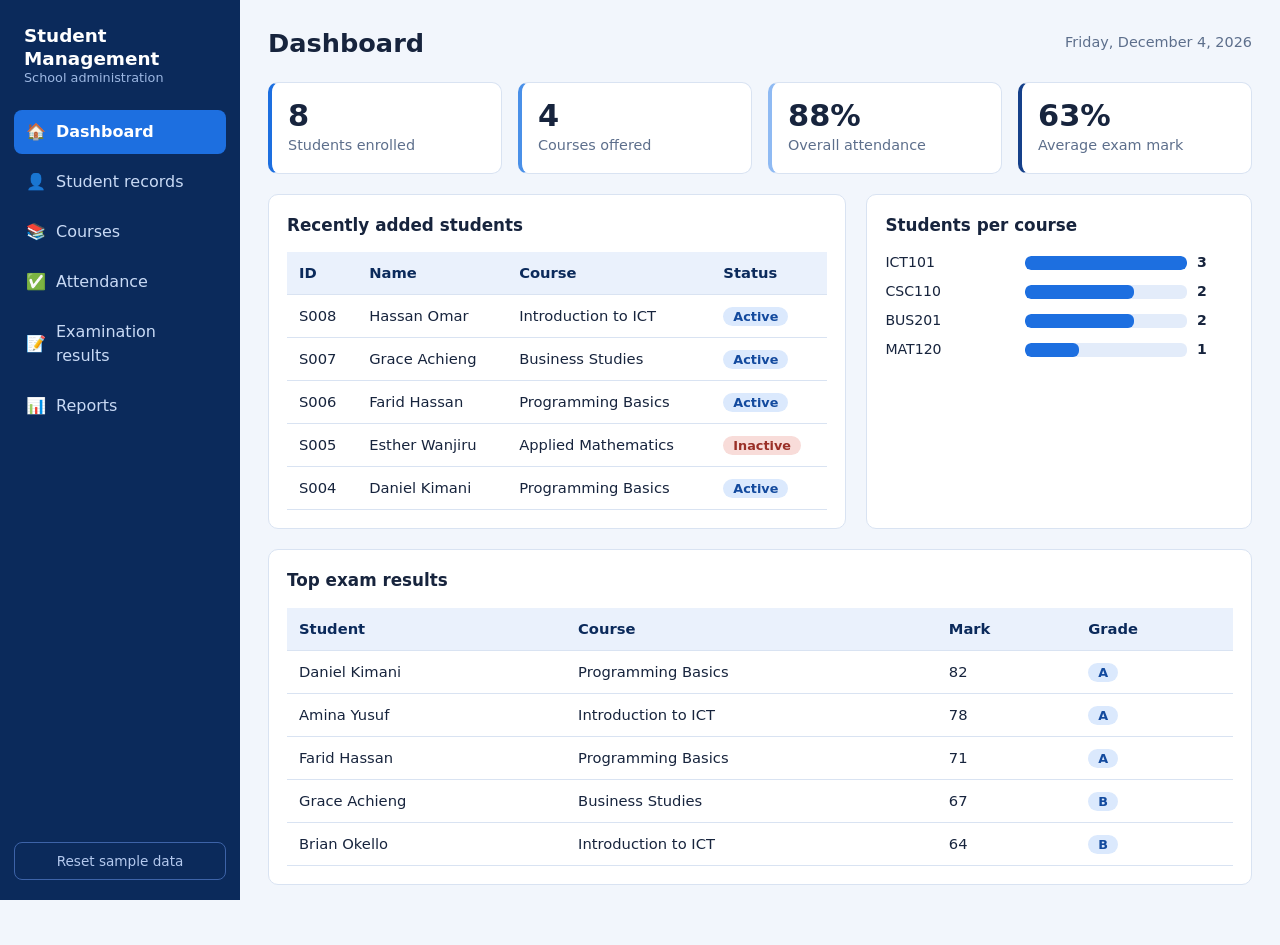
<file: index.html>
<!DOCTYPE html>
<html lang="en">
<head>
<meta charset="UTF-8">
<meta name="viewport" content="width=device-width, initial-scale=1">
<title>Dashboard | Student Management System</title>
<link rel="stylesheet" href="style.css">
</head>
<body data-page="index">
<div class="layout">
<aside class="sidebar" id="sidebar"></aside>
<main class="main">
<header class="top"><button id="menuBtn" aria-label="Open menu">☰</button><h1>Dashboard</h1><span class="date"></span></header>
<section class="cards" id="stats"></section>
<div class="grid2">
<section class="panel"><h2>Recently added students</h2><div class="tw"><table><thead><tr><th>ID</th><th>Name</th><th>Course</th><th>Status</th></tr></thead><tbody id="recent"></tbody></table></div></section>
<section class="panel"><h2>Students per course</h2><div id="bars"></div></section>
</div>
<section class="panel"><h2>Top exam results</h2><div class="tw"><table><thead><tr><th>Student</th><th>Course</th><th>Mark</th><th>Grade</th></tr></thead><tbody id="top"></tbody></table></div></section>
</main>
</div>
<script src="script.js"></script>
</body>
</html>
</file>
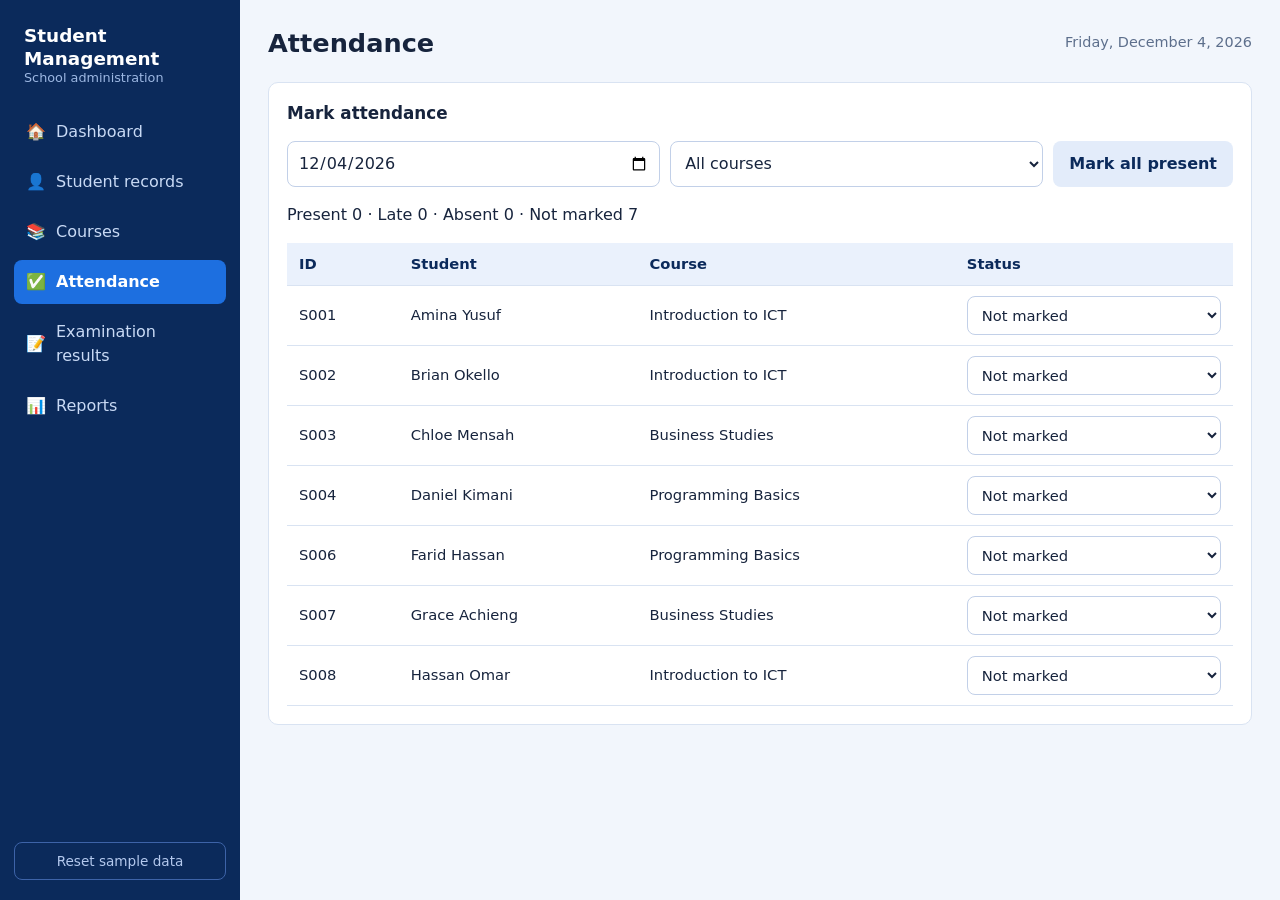
<file: attendance.html>
<!DOCTYPE html>
<html lang="en">
<head>
<meta charset="UTF-8">
<meta name="viewport" content="width=device-width, initial-scale=1">
<title>Attendance | Student Management System</title>
<link rel="stylesheet" href="style.css">
</head>
<body data-page="attendance">
<div class="layout">
<aside class="sidebar" id="sidebar"></aside>
<main class="main">
<header class="top"><button id="menuBtn" aria-label="Open menu">☰</button><h1>Attendance</h1><span class="date"></span></header>
<section class="panel"><h2>Mark attendance</h2>
<div class="tools"><input id="date" type="date" aria-label="Date"><select id="fc" aria-label="Course"></select><button class="btn alt" id="allPresent" type="button">Mark all present</button></div>
<p id="sum"></p><div class="tw"><table><thead><tr><th>ID</th><th>Student</th><th>Course</th><th>Status</th></tr></thead><tbody id="tb"></tbody></table></div></section>
</main>
</div>
<script src="script.js"></script>
</body>
</html>
</file>
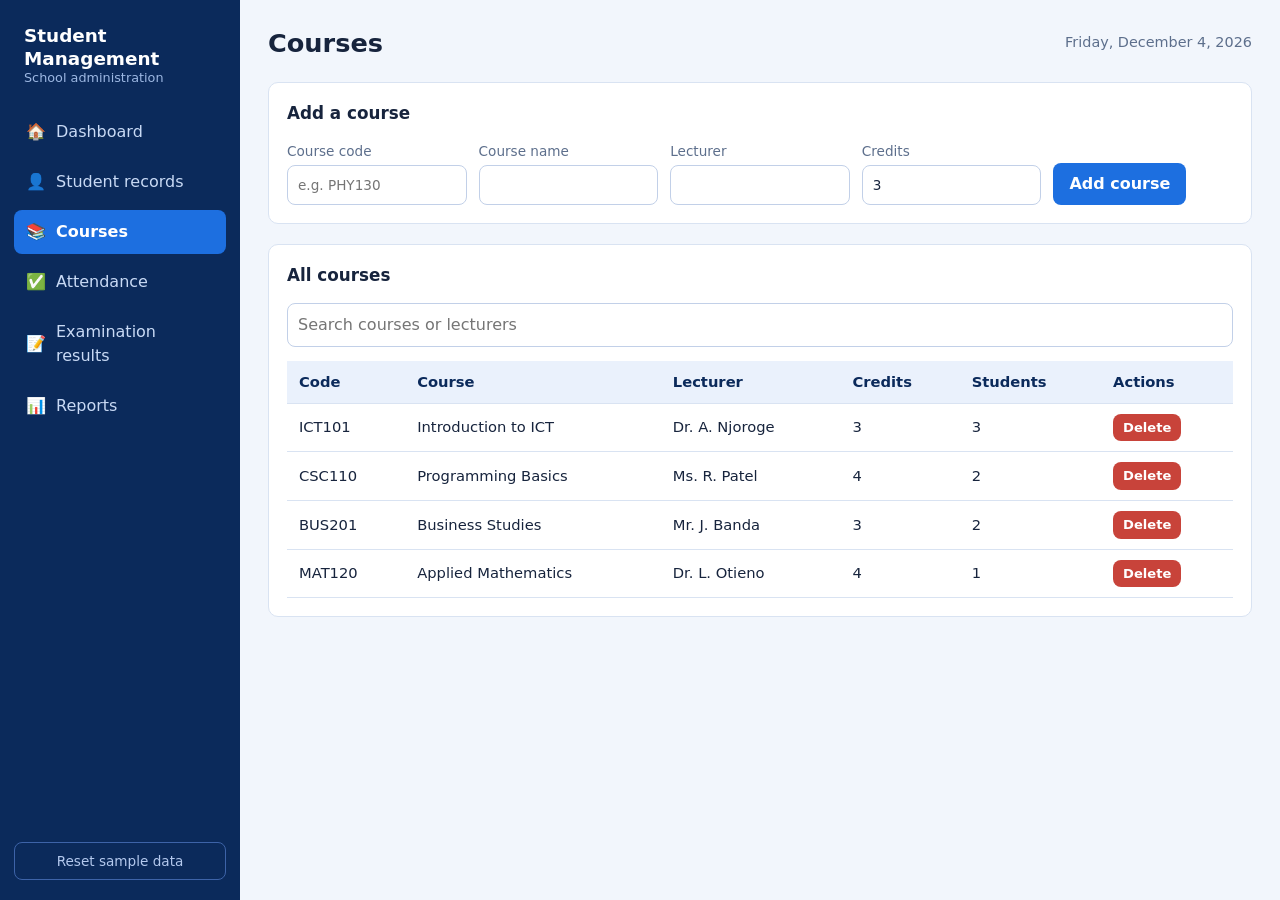
<file: courses.html>
<!DOCTYPE html>
<html lang="en">
<head>
<meta charset="UTF-8">
<meta name="viewport" content="width=device-width, initial-scale=1">
<title>Courses | Student Management System</title>
<link rel="stylesheet" href="style.css">
</head>
<body data-page="courses">
<div class="layout">
<aside class="sidebar" id="sidebar"></aside>
<main class="main">
<header class="top"><button id="menuBtn" aria-label="Open menu">☰</button><h1>Courses</h1><span class="date"></span></header>
<section class="panel"><h2>Add a course</h2>
<form class="form" id="form">
<label>Course code<input id="code" placeholder="e.g. PHY130" required></label>
<label>Course name<input id="cname" required></label>
<label>Lecturer<input id="lect"></label>
<label>Credits<input id="credits" type="number" min="1" max="10" value="3"></label>
<div><button class="btn" type="submit">Add course</button></div>
</form></section>
<section class="panel"><h2>All courses</h2>
<div class="tools"><input id="q" type="search" placeholder="Search courses or lecturers"></div><div class="tw"><table><thead><tr><th>Code</th><th>Course</th><th>Lecturer</th><th>Credits</th><th>Students</th><th>Actions</th></tr></thead><tbody id="tb"></tbody></table></div></section>
</main>
</div>
<script src="script.js"></script>
</body>
</html>
</file>
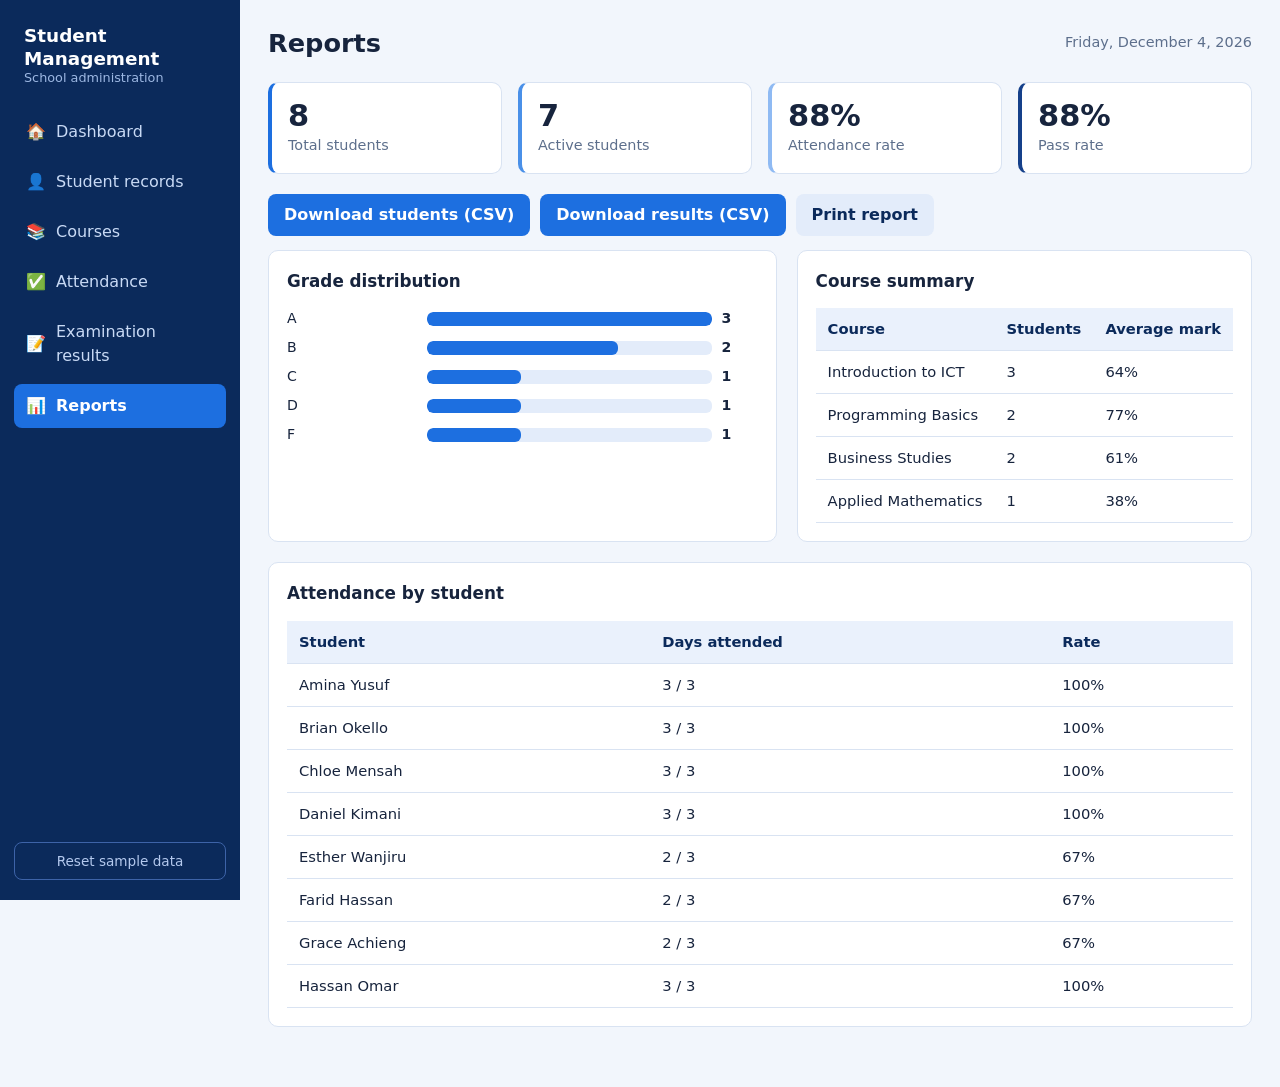
<file: reports.html>
<!DOCTYPE html>
<html lang="en">
<head>
<meta charset="UTF-8">
<meta name="viewport" content="width=device-width, initial-scale=1">
<title>Reports | Student Management System</title>
<link rel="stylesheet" href="style.css">
</head>
<body data-page="reports">
<div class="layout">
<aside class="sidebar" id="sidebar"></aside>
<main class="main">
<header class="top"><button id="menuBtn" aria-label="Open menu">☰</button><h1>Reports</h1><span class="date"></span></header>
<section class="cards" id="stats"></section>
<div class="tools"><button class="btn" id="expS">Download students (CSV)</button><button class="btn" id="expR">Download results (CSV)</button><button class="btn alt" id="print">Print report</button></div>
<div class="grid2">
<section class="panel"><h2>Grade distribution</h2><div id="gb"></div></section>
<section class="panel"><h2>Course summary</h2><div class="tw"><table><thead><tr><th>Course</th><th>Students</th><th>Average mark</th></tr></thead><tbody id="ct"></tbody></table></div></section>
</div>
<section class="panel"><h2>Attendance by student</h2><div class="tw"><table><thead><tr><th>Student</th><th>Days attended</th><th>Rate</th></tr></thead><tbody id="at"></tbody></table></div></section>
</main>
</div>
<script src="script.js"></script>
</body>
</html>
</file>
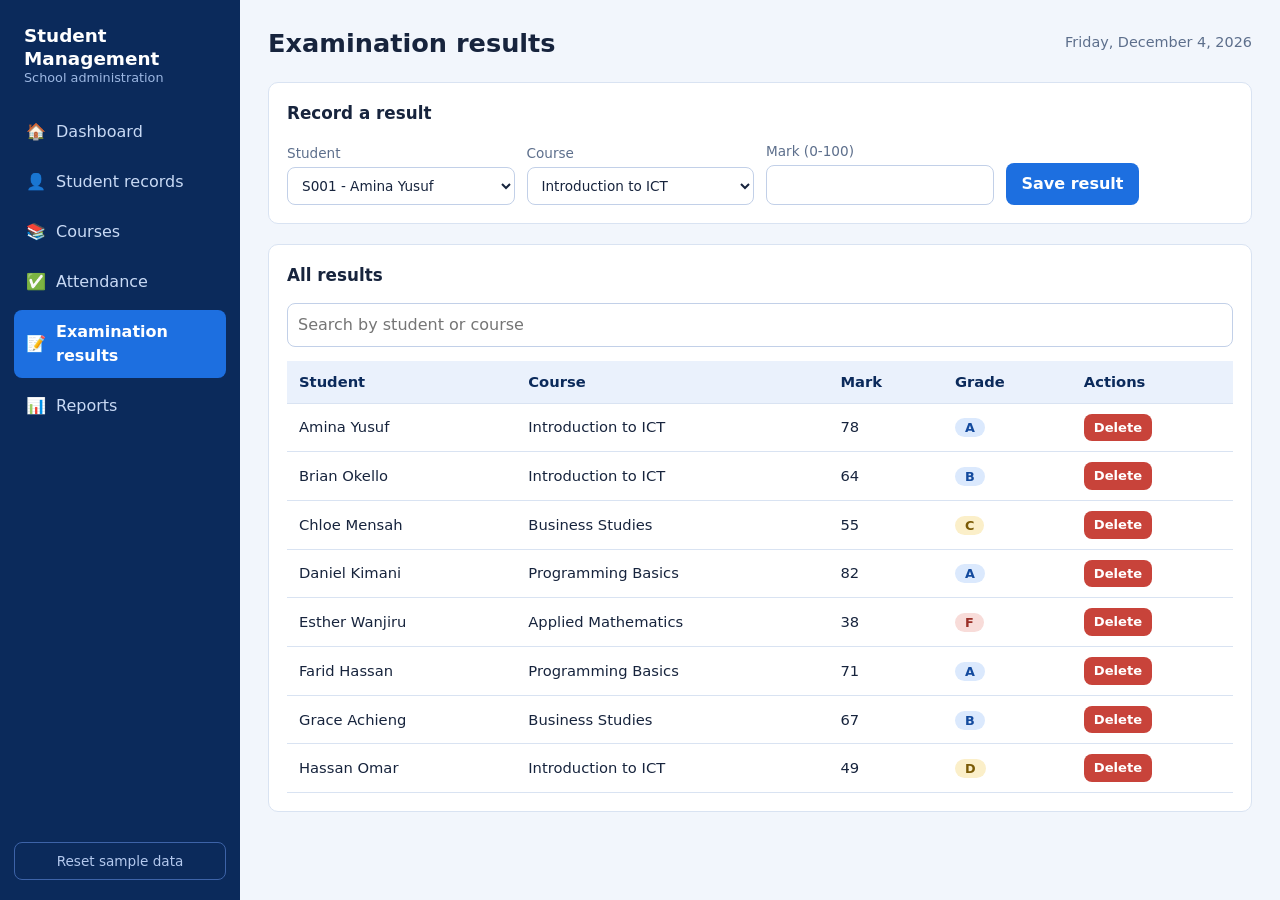
<file: results.html>
<!DOCTYPE html>
<html lang="en">
<head>
<meta charset="UTF-8">
<meta name="viewport" content="width=device-width, initial-scale=1">
<title>Examination results | Student Management System</title>
<link rel="stylesheet" href="style.css">
</head>
<body data-page="results">
<div class="layout">
<aside class="sidebar" id="sidebar"></aside>
<main class="main">
<header class="top"><button id="menuBtn" aria-label="Open menu">☰</button><h1>Examination results</h1><span class="date"></span></header>
<section class="panel"><h2>Record a result</h2>
<form class="form" id="form">
<label>Student<select id="sid"></select></label>
<label>Course<select id="rc"></select></label>
<label>Mark (0-100)<input id="mark" type="number" min="0" max="100" required></label>
<div><button class="btn" type="submit">Save result</button></div>
</form></section>
<section class="panel"><h2>All results</h2>
<div class="tools"><input id="q" type="search" placeholder="Search by student or course"></div><div class="tw"><table><thead><tr><th>Student</th><th>Course</th><th>Mark</th><th>Grade</th><th>Actions</th></tr></thead><tbody id="tb"></tbody></table></div></section>
</main>
</div>
<script src="script.js"></script>
</body>
</html>
</file>
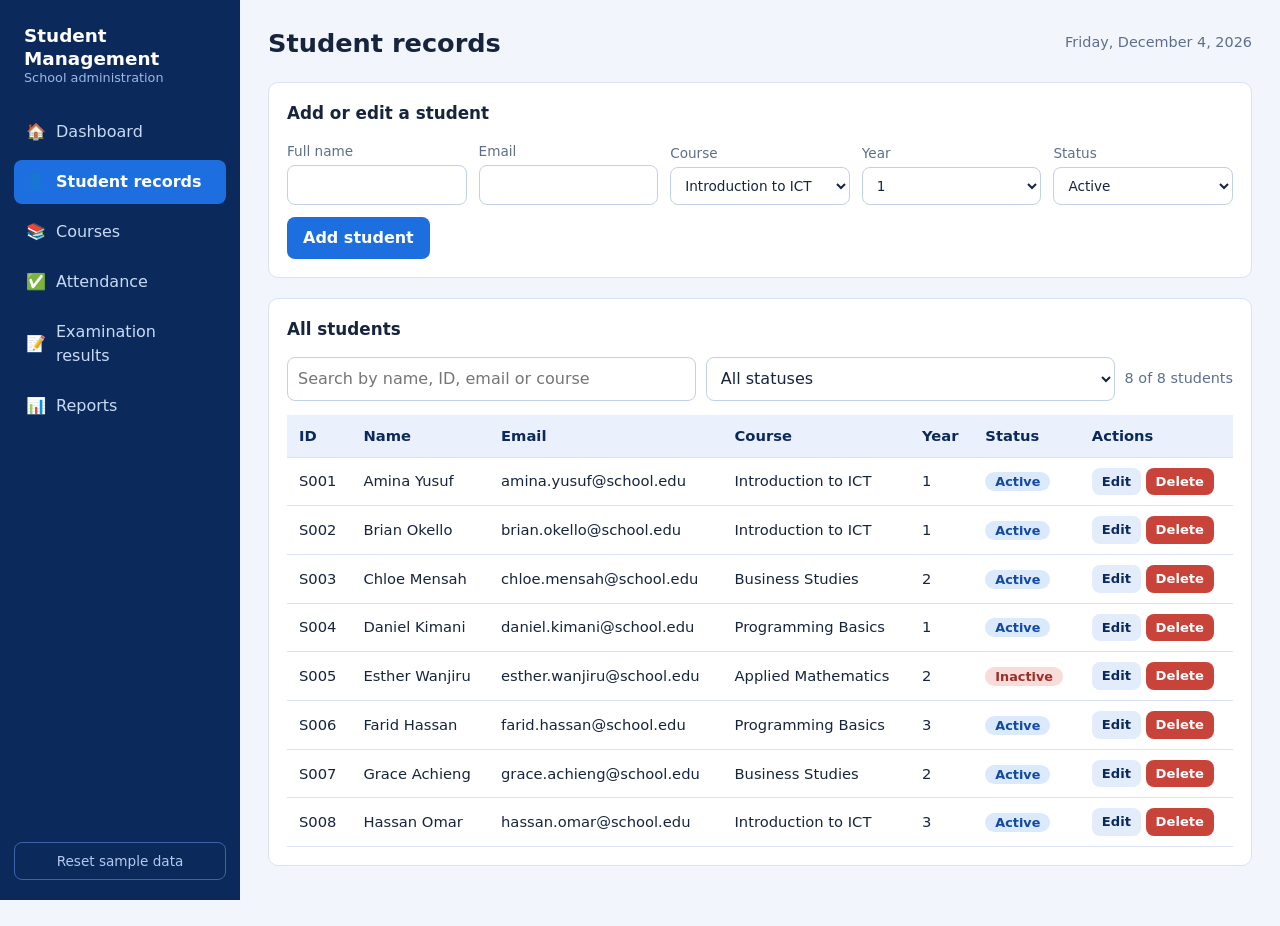
<file: students.html>
<!DOCTYPE html>
<html lang="en">
<head>
<meta charset="UTF-8">
<meta name="viewport" content="width=device-width, initial-scale=1">
<title>Student records | Student Management System</title>
<link rel="stylesheet" href="style.css">
</head>
<body data-page="students">
<div class="layout">
<aside class="sidebar" id="sidebar"></aside>
<main class="main">
<header class="top"><button id="menuBtn" aria-label="Open menu">☰</button><h1>Student records</h1><span class="date"></span></header>
<section class="panel"><h2>Add or edit a student</h2>
<form class="form" id="form">
<label>Full name<input id="name" required></label>
<label>Email<input id="email" type="email" required></label>
<label>Course<select id="course"></select></label>
<label>Year<select id="year"><option>1</option><option>2</option><option>3</option><option>4</option></select></label>
<label>Status<select id="status"><option>Active</option><option>Inactive</option></select></label>
<div><button class="btn" id="saveBtn" type="submit">Add student</button> <button class="btn alt" id="cancel" type="button" hidden>Cancel</button></div>
</form></section>
<section class="panel"><h2>All students</h2>
<div class="tools"><input id="q" type="search" placeholder="Search by name, ID, email or course"><select id="fs"><option value="">All statuses</option><option>Active</option><option>Inactive</option></select><span class="count" id="count"></span></div><div class="tw"><table><thead><tr><th>ID</th><th>Name</th><th>Email</th><th>Course</th><th>Year</th><th>Status</th><th>Actions</th></tr></thead><tbody id="tb"></tbody></table></div></section>
</main>
</div>
<script src="script.js"></script>
</body>
</html>
</file>
<file: style.css>
:root{--ink:#0b2a5b;--ink2:#15408a;--paper:#f2f6fc;--card:#fff;--line:#d9e3f2;--text:#17243d;--mute:#5d6f8c;--blue:#1d6fe0;--blue2:#4a90e8;--sky:#8fbaf3;--red:#c8433a;--r:10px}
*{box-sizing:border-box}
body{margin:0;font-family:"Segoe UI",system-ui,-apple-system,Roboto,Arial,sans-serif;background:var(--paper);color:var(--text);line-height:1.5}
a{color:inherit;text-decoration:none}
.layout{display:flex;min-height:100vh}
.sidebar{width:240px;background:var(--ink);color:#dbe7fb;padding:20px 14px;position:fixed;inset:0 auto 0 0;display:flex;flex-direction:column;gap:6px;z-index:20;transition:transform .2s}
.brand{font-size:1.15rem;font-weight:700;color:#fff;padding:4px 10px 18px;line-height:1.25}
.brand small{display:block;font-weight:400;color:#9db8e3;font-size:.8rem}
.sidebar a.nav{display:flex;gap:10px;align-items:center;padding:10px 12px;border-radius:8px;color:#c9daf5}
.sidebar a.nav:hover{background:var(--ink2);color:#fff}
.sidebar a.nav.active{background:var(--blue);color:#fff;font-weight:600}
.sidebar .reset{margin-top:auto;background:none;border:1px solid #3d63a8;color:#b4c9ee;border-radius:8px;padding:8px;cursor:pointer;font:inherit;font-size:.85rem}
.sidebar .reset:hover{background:var(--ink2)}
.main{margin-left:240px;flex:1;padding:24px 28px 40px;min-width:0}
.top{display:flex;align-items:center;gap:12px;margin-bottom:20px}
.top h1{margin:0;font-size:1.6rem}
.top .date{margin-left:auto;color:var(--mute);font-size:.9rem}
#menuBtn{display:none;background:var(--ink);color:#fff;border:0;border-radius:8px;width:40px;height:40px;font-size:1.2rem;cursor:pointer}
.cards{display:grid;grid-template-columns:repeat(auto-fit,minmax(180px,1fr));gap:16px;margin-bottom:20px}
.card{background:var(--card);border:1px solid var(--line);border-left:4px solid var(--blue);border-radius:var(--r);padding:16px}
.card:nth-child(2){border-left-color:var(--blue2)}.card:nth-child(3){border-left-color:var(--sky)}.card:nth-child(4){border-left-color:var(--ink2)}
.card b{display:block;font-size:1.9rem;line-height:1.1}.card span{color:var(--mute);font-size:.9rem}
.panel{background:var(--card);border:1px solid var(--line);border-radius:var(--r);padding:18px;margin-bottom:20px}
.panel h2{margin:0 0 14px;font-size:1.05rem}
.grid2{display:grid;grid-template-columns:3fr 2fr;gap:20px}
.grid2 .panel{margin-bottom:0}.grid2{margin-bottom:20px}
.tw{overflow-x:auto}
table{width:100%;border-collapse:collapse;font-size:.92rem}
th,td{text-align:left;padding:10px 12px;border-bottom:1px solid var(--line);white-space:nowrap}
th{background:#eaf1fc;font-weight:600;color:var(--ink)}
tbody tr:hover{background:#f5f9ff}
.empty{text-align:center;color:var(--mute);padding:24px}
.form{display:grid;grid-template-columns:repeat(auto-fit,minmax(170px,1fr));gap:12px;align-items:end}
label{display:flex;flex-direction:column;gap:4px;font-size:.85rem;color:var(--mute)}
input,select{font:inherit;padding:9px 10px;border:1px solid #c2d0e8;border-radius:8px;background:#fff;color:var(--text);width:100%}
input:focus,select:focus,.btn:focus-visible,#menuBtn:focus-visible,a:focus-visible{outline:3px solid #8fbaf3;outline-offset:1px}
.btn{font:inherit;border:0;border-radius:8px;padding:9px 16px;background:var(--blue);color:#fff;cursor:pointer;font-weight:600}
.btn:hover{background:#1659b8}.btn.alt{background:#e3ecfa;color:var(--ink)}.btn.alt:hover{background:#d0def4}
.btn.sm{padding:4px 10px;font-size:.82rem}.btn.danger{background:var(--red)}.btn.danger:hover{background:#a8352d}
.bar-row{display:grid;grid-template-columns:130px 1fr 36px;gap:10px;align-items:center;margin:8px 0;font-size:.88rem}
.bar{background:#e3ecfa;border-radius:6px;height:14px;overflow:hidden}.bar i{display:block;height:100%;background:var(--blue);border-radius:6px}
.badge{padding:2px 10px;border-radius:99px;font-size:.8rem;font-weight:600;background:#e3ecfa}
.Active,.Present,.A,.B{background:#dbe9fd;color:#134a9e}.Inactive,.Absent,.F{background:#f8dcd9;color:#9a2f27}.Late,.C,.D{background:#fbefc9;color:#7a5a05}
.tools{display:flex;gap:10px;flex-wrap:wrap;margin-bottom:14px}.tools input,.tools select{width:auto;flex:1;min-width:150px}
.tools .count{align-self:center;color:var(--mute);font-size:.9rem}
.toast{position:fixed;bottom:20px;right:20px;background:var(--ink);color:#fff;padding:10px 18px;border-radius:8px;opacity:0;transition:opacity .2s;pointer-events:none;z-index:30}.toast.show{opacity:1}
@media(max-width:860px){.sidebar{transform:translateX(-100%)}.sidebar.open{transform:none}.main{margin-left:0;padding:16px}#menuBtn{display:block}.grid2{grid-template-columns:1fr}}
@media print{.sidebar,#menuBtn,.tools,.btn{display:none!important}.main{margin:0}}
@media(prefers-reduced-motion:reduce){*{transition:none!important}}
</file>
